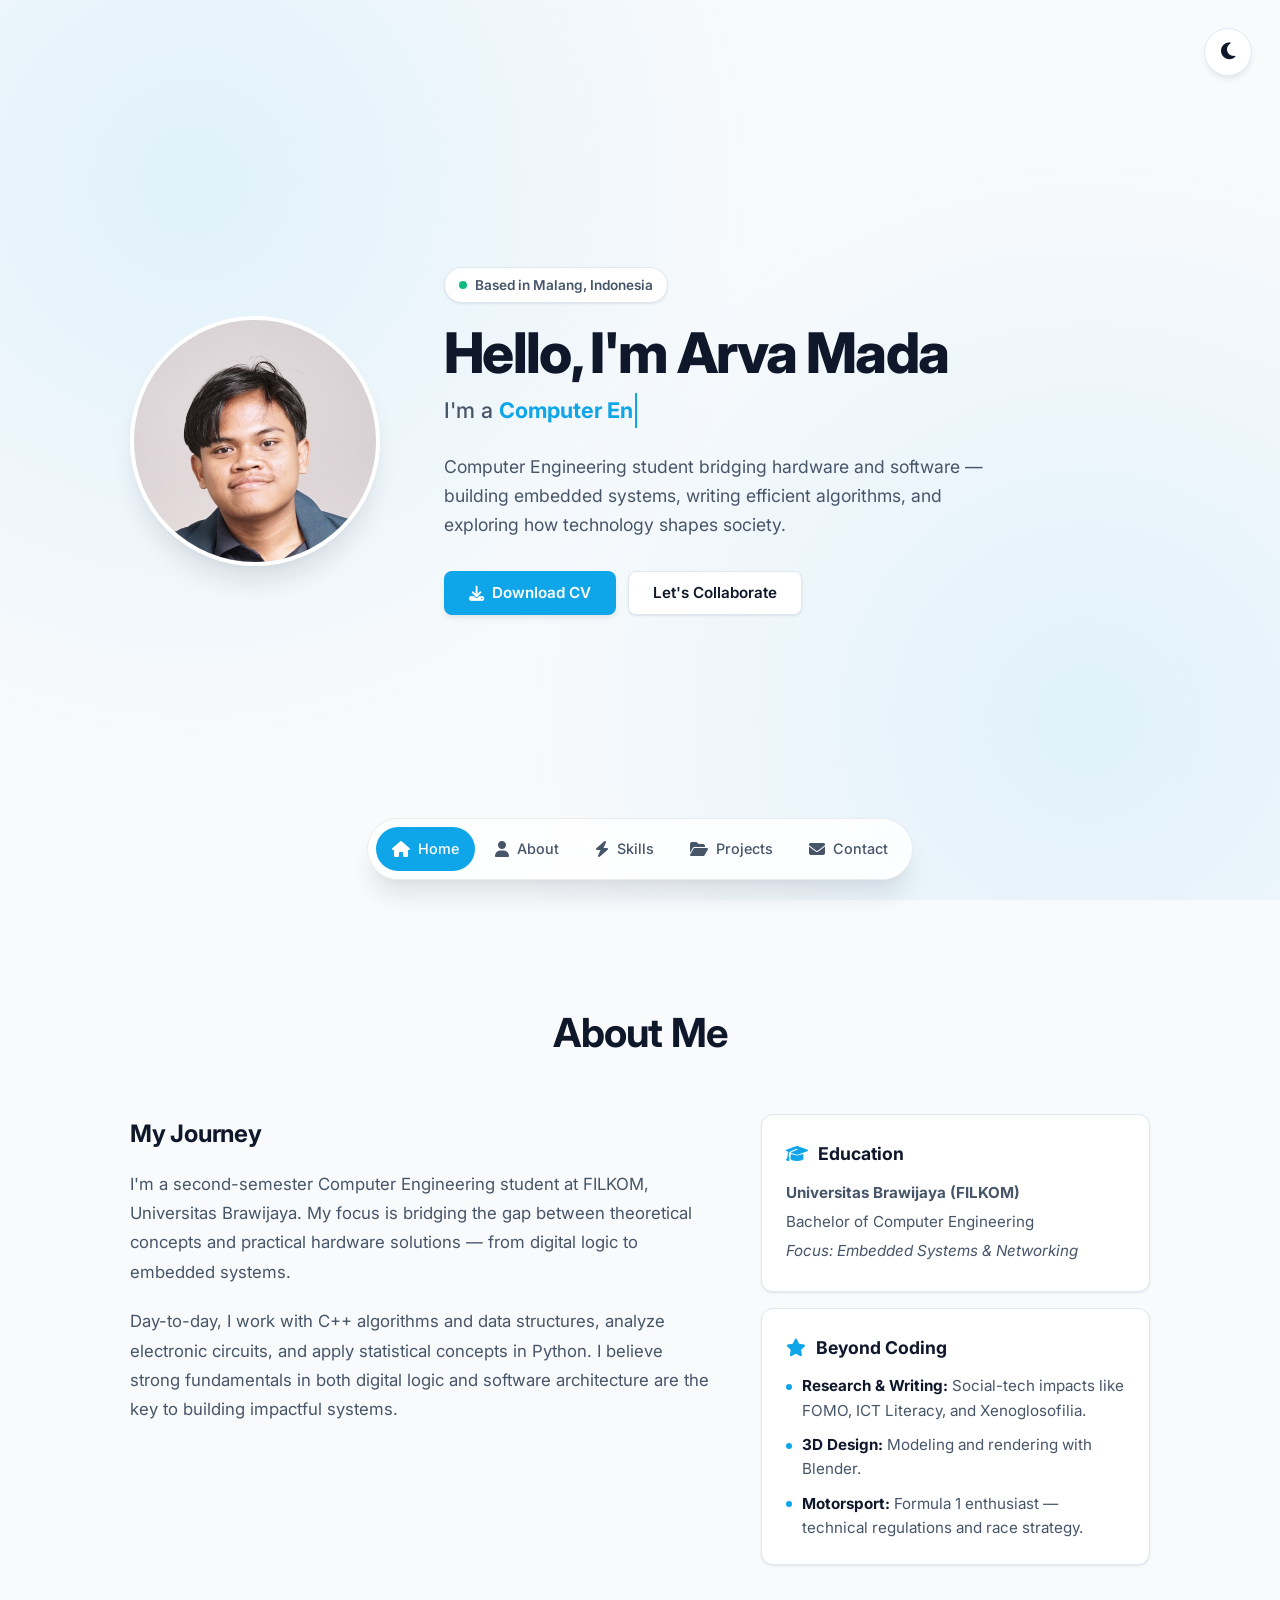
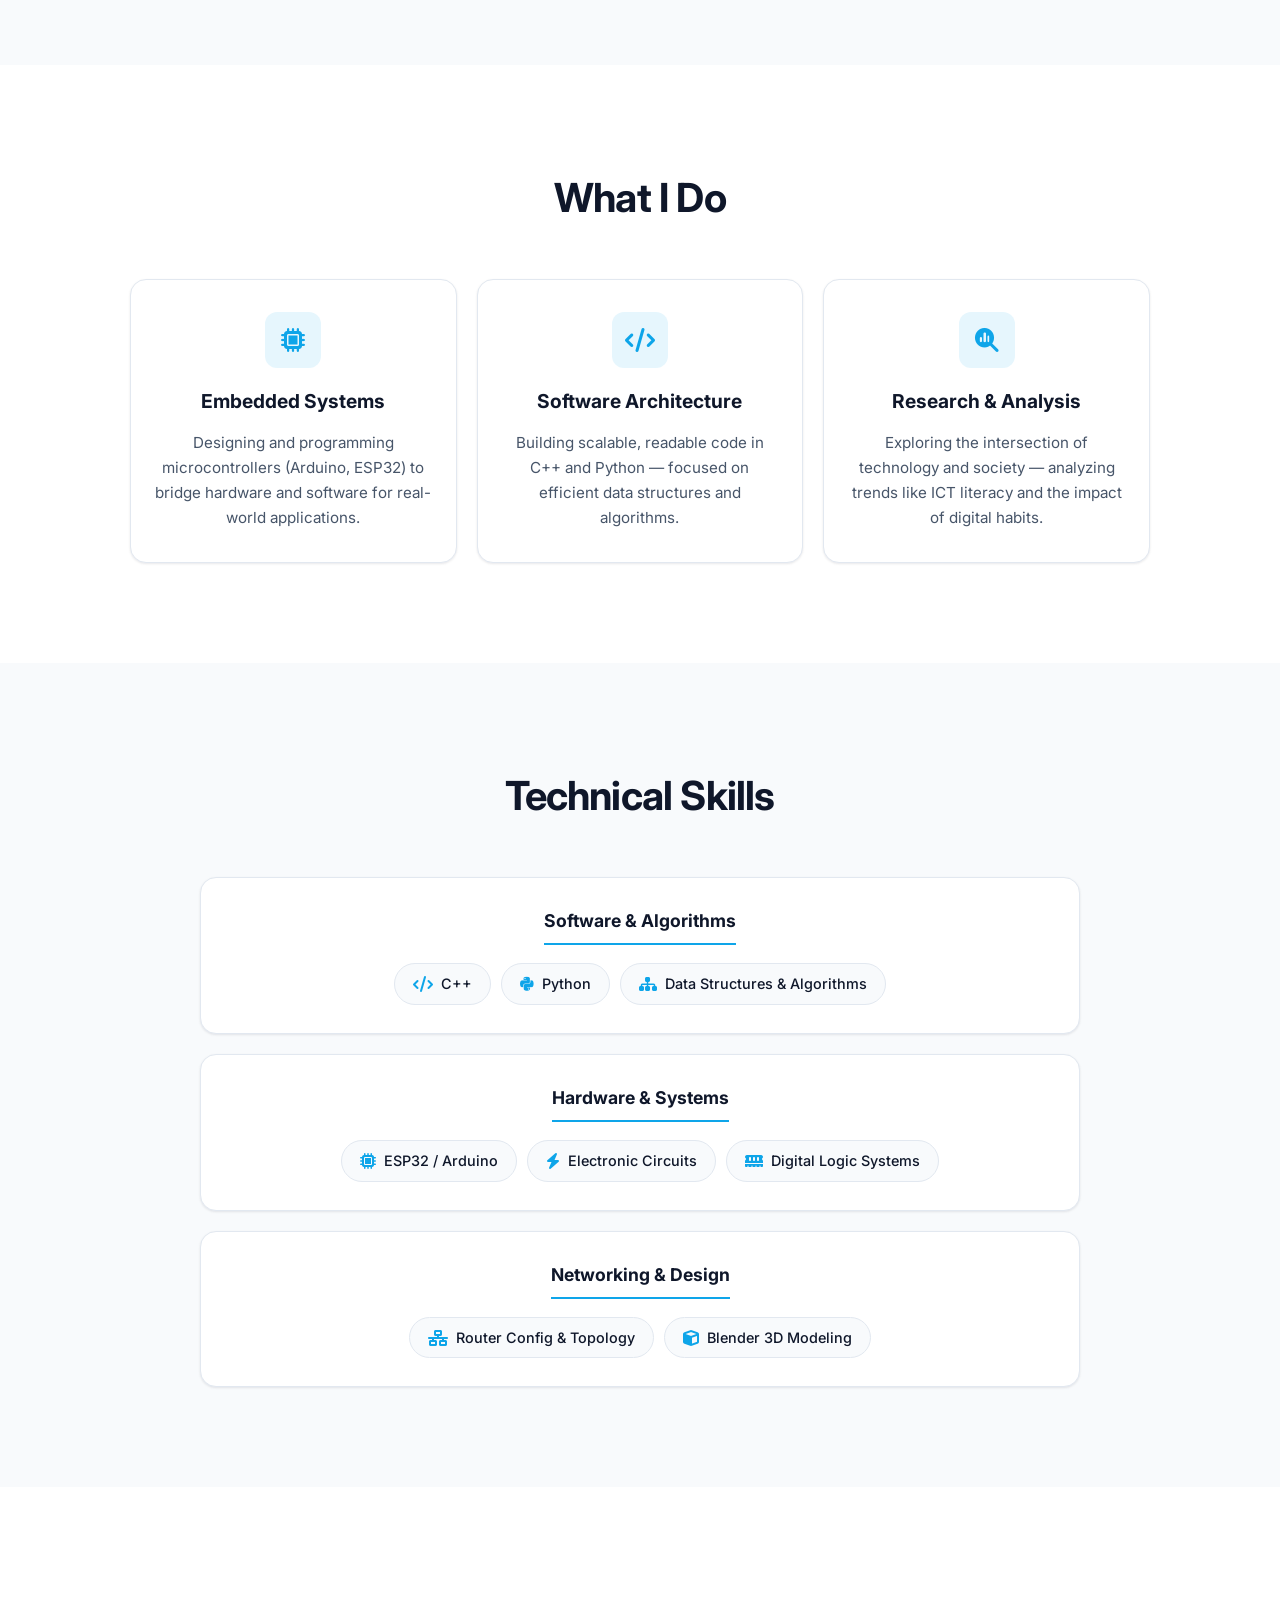
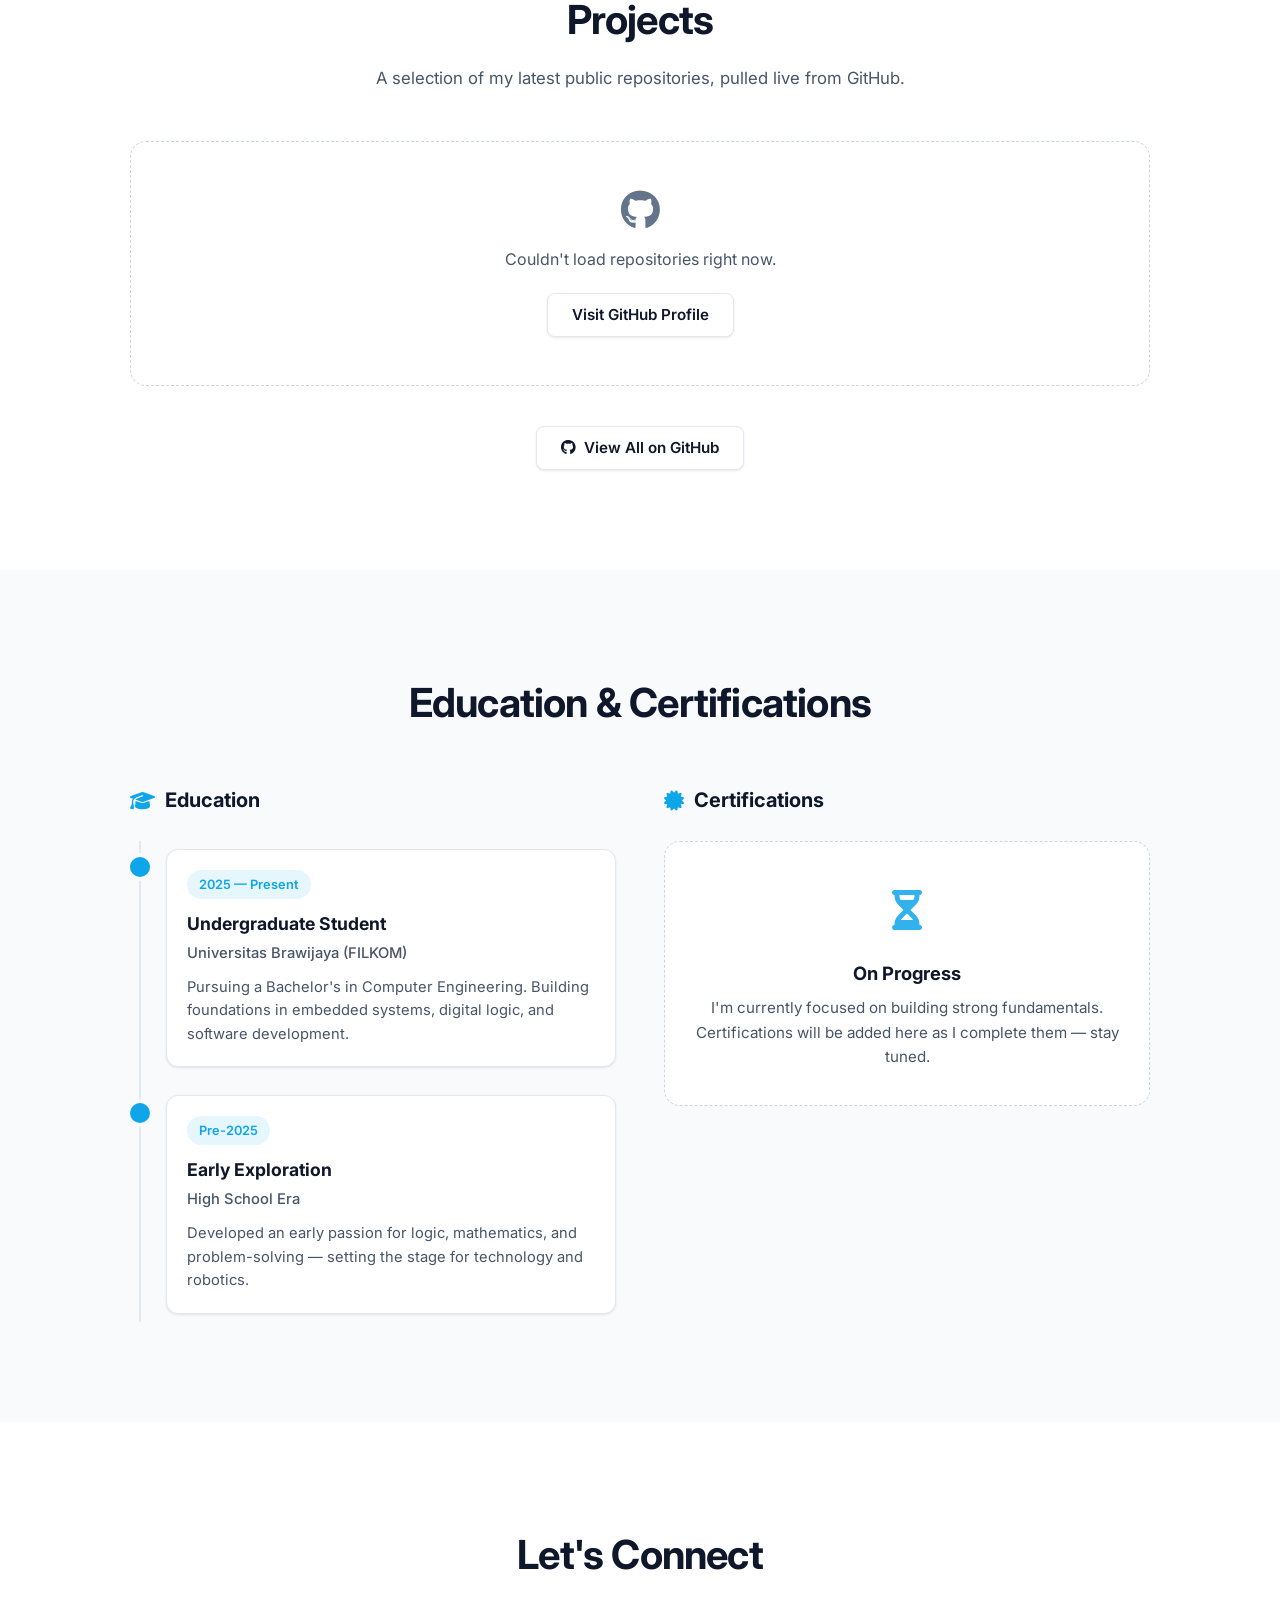
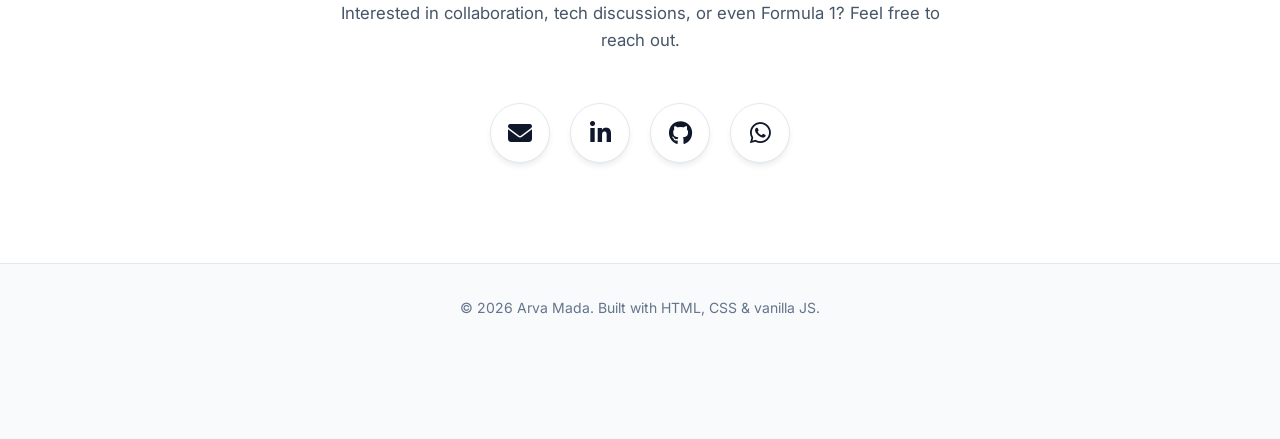
<file: .vscode/index.html>
<!DOCTYPE html>
<html lang="en">

<head>
    <meta charset="UTF-8">
    <meta name="viewport" content="width=device-width, initial-scale=1.0, viewport-fit=cover">
    <meta name="theme-color" content="#0ea5e9">
    <title>Arva Mada | Tech Portfolio</title>

    <meta name="description"
        content="Portfolio of Arva Mada - Computer Engineering Student, System Developer, and Robotics Enthusiast.">
    <meta name="keywords"
        content="Arva Mada, Computer Engineering, Universitas Brawijaya, FILKOM, System Developer, Robotics, Embedded Systems, Portfolio">
    <meta name="author" content="Arva Mada">

    <meta property="og:title" content="Arva Mada | Tech Portfolio">
    <meta property="og:description"
        content="Computer Engineering Student & System Developer. Bridging hardware and software.">
    <meta property="og:image" content="profile.jpg">
    <meta property="og:type" content="website">

    <link rel="icon"
        href="data:image/svg+xml,<svg xmlns=%22http://www.w3.org/2000/svg%22 viewBox=%220 0 100 100%22><text y=%22.9em%22 font-size=%2290%22>👨‍💻</text></svg>">

    <link rel="stylesheet" href="style.css">
    <link rel="preconnect" href="https://fonts.googleapis.com">
    <link rel="preconnect" href="https://fonts.gstatic.com" crossorigin>
    <link href="https://fonts.googleapis.com/css2?family=Inter:wght@300;400;500;600;700;800&display=swap"
        rel="stylesheet">
    <link rel="stylesheet" href="https://cdnjs.cloudflare.com/ajax/libs/font-awesome/6.4.0/css/all.min.css">
</head>

<body>

    <a href="#main" class="skip-link">Skip to main content</a>

    <button id="theme-toggle" class="theme-toggle-btn" aria-label="Switch to dark mode" aria-pressed="false">
        <i class="fa-solid fa-moon" aria-hidden="true"></i>
    </button>

    <main id="main">

        <header id="home" class="hero-section">
            <div class="container hero-wrapper">
                <div class="hero-image-column">
                    <img src="profile.jpg" alt="Portrait of Arva Mada" class="profile-photo">
                </div>
                <div class="hero-text-column">
                    <div class="status-badge">
                        <span class="status-dot" aria-hidden="true"></span>
                        Based in Malang, Indonesia
                    </div>
                    <h1>Hello, I'm Arva Mada</h1>
                    <h2 class="typing-container">
                        I'm a <span class="typing-text" aria-live="polite"></span><span class="cursor" aria-hidden="true">&nbsp;</span>
                    </h2>
                    <p>Computer Engineering student bridging hardware and software — building embedded systems,
                        writing efficient algorithms, and exploring how technology shapes society.</p>
                    <div class="hero-buttons">
                        <a href="cv-arvamada.pdf" target="_blank" rel="noopener" class="btn btn-primary">
                            <i class="fa-solid fa-download" aria-hidden="true"></i> Download CV
                        </a>
                        <a href="#contact" class="btn btn-secondary">Let's Collaborate</a>
                    </div>
                </div>
            </div>
        </header>

        <section id="about" class="section">
            <div class="container">
                <h2 class="section-title reveal">About Me</h2>
                <div class="about-grid">
                    <div class="about-text reveal">
                        <h3>My Journey</h3>
                        <p>I'm a second-semester Computer Engineering student at FILKOM, Universitas Brawijaya.
                            My focus is bridging the gap between theoretical concepts and practical hardware solutions
                            — from digital logic to embedded systems.</p>
                        <p>Day-to-day, I work with C++ algorithms and data structures, analyze electronic circuits,
                            and apply statistical concepts in Python. I believe strong fundamentals in both
                            digital logic and software architecture are the key to building impactful systems.</p>
                    </div>
                    <div class="about-details">
                        <div class="detail-box reveal" style="--delay: 0.1s;">
                            <h4><i class="fa-solid fa-graduation-cap" aria-hidden="true"></i> Education</h4>
                            <p><strong>Universitas Brawijaya (FILKOM)</strong></p>
                            <p class="text-sm">Bachelor of Computer Engineering</p>
                            <p class="text-sm"><em>Focus: Embedded Systems &amp; Networking</em></p>
                        </div>
                        <div class="detail-box reveal" style="--delay: 0.2s;">
                            <h4><i class="fa-solid fa-star" aria-hidden="true"></i> Beyond Coding</h4>
                            <ul class="interest-list">
                                <li><strong>Research &amp; Writing:</strong> Social-tech impacts like FOMO,
                                    ICT Literacy, and Xenoglosofilia.</li>
                                <li><strong>3D Design:</strong> Modeling and rendering with Blender.</li>
                                <li><strong>Motorsport:</strong> Formula 1 enthusiast — technical regulations
                                    and race strategy.</li>
                            </ul>
                        </div>
                    </div>
                </div>
            </div>
        </section>

        <section id="what-i-do" class="section bg-light">
            <div class="container">
                <h2 class="section-title reveal">What I Do</h2>
                <div class="what-i-do-grid">
                    <div class="service-card reveal" style="--delay: 0.1s;">
                        <div class="service-icon"><i class="fa-solid fa-microchip" aria-hidden="true"></i></div>
                        <h3>Embedded Systems</h3>
                        <p>Designing and programming microcontrollers (Arduino, ESP32) to bridge hardware
                            and software for real-world applications.</p>
                    </div>
                    <div class="service-card reveal" style="--delay: 0.2s;">
                        <div class="service-icon"><i class="fa-solid fa-code" aria-hidden="true"></i></div>
                        <h3>Software Architecture</h3>
                        <p>Building scalable, readable code in C++ and Python — focused on efficient data
                            structures and algorithms.</p>
                    </div>
                    <div class="service-card reveal" style="--delay: 0.3s;">
                        <div class="service-icon"><i class="fa-solid fa-magnifying-glass-chart" aria-hidden="true"></i></div>
                        <h3>Research &amp; Analysis</h3>
                        <p>Exploring the intersection of technology and society — analyzing trends like
                            ICT literacy and the impact of digital habits.</p>
                    </div>
                </div>
            </div>
        </section>

        <section id="skills" class="section">
            <div class="container">
                <h2 class="section-title reveal">Technical Skills</h2>
                <div class="skills-categories">
                    <div class="skill-category reveal" style="--delay: 0.1s;">
                        <h3>Software &amp; Algorithms</h3>
                        <div class="skills-flex">
                            <span class="skill-pill"><i class="fa-solid fa-code" aria-hidden="true"></i> C++</span>
                            <span class="skill-pill"><i class="fa-brands fa-python" aria-hidden="true"></i> Python</span>
                            <span class="skill-pill"><i class="fa-solid fa-sitemap" aria-hidden="true"></i> Data Structures &amp; Algorithms</span>
                        </div>
                    </div>
                    <div class="skill-category reveal" style="--delay: 0.2s;">
                        <h3>Hardware &amp; Systems</h3>
                        <div class="skills-flex">
                            <span class="skill-pill"><i class="fa-solid fa-microchip" aria-hidden="true"></i> ESP32 / Arduino</span>
                            <span class="skill-pill"><i class="fa-solid fa-bolt" aria-hidden="true"></i> Electronic Circuits</span>
                            <span class="skill-pill"><i class="fa-solid fa-memory" aria-hidden="true"></i> Digital Logic Systems</span>
                        </div>
                    </div>
                    <div class="skill-category reveal" style="--delay: 0.3s;">
                        <h3>Networking &amp; Design</h3>
                        <div class="skills-flex">
                            <span class="skill-pill"><i class="fa-solid fa-network-wired" aria-hidden="true"></i> Router Config &amp; Topology</span>
                            <span class="skill-pill"><i class="fa-solid fa-cube" aria-hidden="true"></i> Blender 3D Modeling</span>
                        </div>
                    </div>
                </div>
            </div>
        </section>

        <section id="projects" class="section bg-light">
            <div class="container">
                <h2 class="section-title reveal">Projects</h2>
                <p class="section-text reveal">A selection of my latest public repositories, pulled live from GitHub.</p>

                <div id="projects-grid" class="projects-grid reveal" aria-busy="true" aria-live="polite">
                    <div class="project-card project-skeleton" aria-hidden="true">
                        <div class="skeleton-line skeleton-title"></div>
                        <div class="skeleton-line"></div>
                        <div class="skeleton-line short"></div>
                    </div>
                    <div class="project-card project-skeleton" aria-hidden="true">
                        <div class="skeleton-line skeleton-title"></div>
                        <div class="skeleton-line"></div>
                        <div class="skeleton-line short"></div>
                    </div>
                    <div class="project-card project-skeleton" aria-hidden="true">
                        <div class="skeleton-line skeleton-title"></div>
                        <div class="skeleton-line"></div>
                        <div class="skeleton-line short"></div>
                    </div>
                </div>

                <div class="projects-cta reveal">
                    <a href="https://github.com/arvamadax" target="_blank" rel="noopener" class="btn btn-secondary">
                        <i class="fa-brands fa-github" aria-hidden="true"></i> View All on GitHub
                    </a>
                </div>
            </div>
        </section>

        <section id="education" class="section">
            <div class="container">
                <h2 class="section-title reveal">Education &amp; Certifications</h2>

                <div class="edu-cert-container">
                    <div class="timeline-column reveal" style="--delay: 0.1s;">
                        <h3 class="timeline-title"><i class="fa-solid fa-graduation-cap" aria-hidden="true"></i> Education</h3>
                        <div class="timeline">
                            <div class="timeline-item">
                                <div class="timeline-dot" aria-hidden="true"></div>
                                <div class="timeline-content">
                                    <span class="timeline-date">2025 — Present</span>
                                    <h4>Undergraduate Student</h4>
                                    <p class="timeline-org">Universitas Brawijaya (FILKOM)</p>
                                    <p>Pursuing a Bachelor's in Computer Engineering. Building foundations in
                                        embedded systems, digital logic, and software development.</p>
                                </div>
                            </div>
                            <div class="timeline-item">
                                <div class="timeline-dot" aria-hidden="true"></div>
                                <div class="timeline-content">
                                    <span class="timeline-date">Pre-2025</span>
                                    <h4>Early Exploration</h4>
                                    <p class="timeline-org">High School Era</p>
                                    <p>Developed an early passion for logic, mathematics, and problem-solving —
                                        setting the stage for technology and robotics.</p>
                                </div>
                            </div>
                        </div>
                    </div>

                    <div class="timeline-column reveal" style="--delay: 0.2s;">
                        <h3 class="timeline-title"><i class="fa-solid fa-certificate" aria-hidden="true"></i> Certifications</h3>
                        <div class="empty-state">
                            <div class="empty-icon" aria-hidden="true">
                                <i class="fa-solid fa-hourglass-half"></i>
                            </div>
                            <h4>On Progress</h4>
                            <p>I'm currently focused on building strong fundamentals. Certifications will be added
                                here as I complete them — stay tuned.</p>
                        </div>
                    </div>
                </div>
            </div>
        </section>

        <section id="contact" class="section bg-light">
            <div class="container">
                <h2 class="section-title reveal">Let's Connect</h2>
                <p class="section-text reveal">Interested in collaboration, tech discussions, or even Formula 1?
                    Feel free to reach out.</p>
                <div class="contact-links">
                    <a href="mailto:arvamadajl@gmail.com" class="contact-icon email" style="--delay: 0.1s;"
                        aria-label="Send email to Arva Mada">
                        <i class="fa-solid fa-envelope" aria-hidden="true"></i>
                    </a>
                    <a href="https://linkedin.com/in/arvamadax" target="_blank" rel="noopener"
                        class="contact-icon linkedin" style="--delay: 0.2s;" aria-label="LinkedIn profile">
                        <i class="fa-brands fa-linkedin-in" aria-hidden="true"></i>
                    </a>
                    <a href="https://github.com/arvamadax" target="_blank" rel="noopener"
                        class="contact-icon github" style="--delay: 0.3s;" aria-label="GitHub profile">
                        <i class="fa-brands fa-github" aria-hidden="true"></i>
                    </a>
                    <a href="https://wa.me/6281381374072" target="_blank" rel="noopener"
                        class="contact-icon whatsapp" style="--delay: 0.4s;" aria-label="WhatsApp">
                        <i class="fa-brands fa-whatsapp" aria-hidden="true"></i>
                    </a>
                </div>
            </div>
        </section>

        <footer class="site-footer">
            <div class="container">
                <p>&copy; <span id="footer-year"></span> Arva Mada. Built with HTML, CSS &amp; vanilla JS.</p>
            </div>
        </footer>

    </main>

    <nav class="dynamic-island-nav" aria-label="Section navigation">
        <a href="#home" class="nav-item nav-active" aria-label="Home">
            <i class="fa-solid fa-house" aria-hidden="true"></i>
            <span class="text">Home</span>
        </a>
        <a href="#about" class="nav-item" aria-label="About">
            <i class="fa-solid fa-user" aria-hidden="true"></i>
            <span class="text">About</span>
        </a>
        <a href="#skills" class="nav-item" aria-label="Skills">
            <i class="fa-solid fa-bolt" aria-hidden="true"></i>
            <span class="text">Skills</span>
        </a>
        <a href="#projects" class="nav-item" aria-label="Projects">
            <i class="fa-solid fa-folder-open" aria-hidden="true"></i>
            <span class="text">Projects</span>
        </a>
        <a href="#contact" class="nav-item" aria-label="Contact">
            <i class="fa-solid fa-envelope" aria-hidden="true"></i>
            <span class="text">Contact</span>
        </a>
    </nav>

    <script>
        // ---------- Theme Toggle ----------
        (function () {
            const btn = document.getElementById('theme-toggle');
            const icon = btn.querySelector('i');
            const root = document.body;

            const apply = (theme) => {
                const isDark = theme === 'dark';
                root.classList.toggle('dark-mode', isDark);
                icon.className = isDark ? 'fa-solid fa-sun' : 'fa-solid fa-moon';
                btn.setAttribute('aria-label', isDark ? 'Switch to light mode' : 'Switch to dark mode');
                btn.setAttribute('aria-pressed', String(isDark));
            };

            const stored = localStorage.getItem('theme');
            const prefersDark = window.matchMedia('(prefers-color-scheme: dark)').matches;
            apply(stored || (prefersDark ? 'dark' : 'light'));

            btn.addEventListener('click', () => {
                const next = root.classList.contains('dark-mode') ? 'light' : 'dark';
                localStorage.setItem('theme', next);
                apply(next);
            });
        })();

        // ---------- Typing Effect ----------
        (function () {
            const phrases = [
                "Computer Engineering Student",
                "System Developer",
                "Robotics Enthusiast",
                "3D Designer"
            ];
            const el = document.querySelector('.typing-text');
            if (!el) return;
            let i = 0, c = 0, deleting = false;

            const tick = () => {
                const word = phrases[i];
                el.textContent = word.substring(0, c);
                if (!deleting && c < word.length) {
                    c++;
                    setTimeout(tick, 80);
                } else if (deleting && c > 0) {
                    c--;
                    setTimeout(tick, 40);
                } else if (!deleting) {
                    deleting = true;
                    setTimeout(tick, 1800);
                } else {
                    deleting = false;
                    i = (i + 1) % phrases.length;
                    setTimeout(tick, 400);
                }
            };
            setTimeout(tick, 800);
        })();

        // ---------- Scroll Reveal ----------
        (function () {
            const reveals = document.querySelectorAll('.reveal');
            const obs = new IntersectionObserver((entries) => {
                entries.forEach(e => {
                    if (e.isIntersecting) {
                        e.target.classList.add('active');
                        obs.unobserve(e.target);
                    }
                });
            }, { threshold: 0.12, rootMargin: "0px 0px -40px 0px" });
            reveals.forEach(el => obs.observe(el));
        })();

        // ---------- Scroll-Spy Nav ----------
        (function () {
            const sections = document.querySelectorAll('main section, main header');
            const navLinks = document.querySelectorAll('.dynamic-island-nav .nav-item');
            const linkMap = new Map();
            navLinks.forEach(a => linkMap.set(a.getAttribute('href').slice(1), a));

            const setActive = (id) => {
                navLinks.forEach(a => a.classList.remove('nav-active'));
                const link = linkMap.get(id);
                if (link) link.classList.add('nav-active');
            };

            const obs = new IntersectionObserver((entries) => {
                entries.forEach(e => {
                    if (e.isIntersecting) setActive(e.target.id);
                });
            }, { rootMargin: "-45% 0px -45% 0px", threshold: 0 });

            sections.forEach(s => { if (s.id && linkMap.has(s.id)) obs.observe(s); });
        })();

        // ---------- GitHub Projects ----------
        (function () {
            const grid = document.getElementById('projects-grid');
            if (!grid) return;
            const USER = 'arvamadax';
            const MAX = 6;

            const langColors = {
                'C++': '#f34b7d', 'C': '#555555', 'Python': '#3572A5',
                'JavaScript': '#f1e05a', 'TypeScript': '#3178c6', 'HTML': '#e34c26',
                'CSS': '#563d7c', 'Java': '#b07219', 'Go': '#00ADD8',
                'Rust': '#dea584', 'Shell': '#89e051', 'Arduino': '#bd79d1'
            };

            const escape = (s) => String(s ?? '').replace(/[&<>"']/g, c => ({
                '&': '&amp;', '<': '&lt;', '>': '&gt;', '"': '&quot;', "'": '&#39;'
            }[c]));

            const fmtDate = (iso) => {
                try {
                    return new Date(iso).toLocaleDateString('en-US', { year: 'numeric', month: 'short' });
                } catch { return ''; }
            };

            const renderEmpty = (msg) => {
                grid.innerHTML = `
                    <div class="projects-empty">
                        <i class="fa-brands fa-github" aria-hidden="true"></i>
                        <p>${escape(msg)}</p>
                        <a href="https://github.com/${USER}" target="_blank" rel="noopener" class="btn btn-secondary">
                            Visit GitHub Profile
                        </a>
                    </div>`;
                grid.removeAttribute('aria-busy');
            };

            const renderRepos = (repos) => {
                if (!repos.length) {
                    renderEmpty("No public repositories yet — check back soon.");
                    return;
                }
                grid.innerHTML = repos.map(r => {
                    const lang = r.language || '—';
                    const color = langColors[lang] || '#94a3b8';
                    const desc = r.description || 'No description provided.';
                    return `
                        <a class="project-card" href="${escape(r.html_url)}" target="_blank" rel="noopener"
                           aria-label="${escape(r.name)} repository on GitHub">
                            <div class="project-card-head">
                                <i class="fa-solid fa-folder-open" aria-hidden="true"></i>
                                <h3>${escape(r.name)}</h3>
                            </div>
                            <p class="project-desc">${escape(desc)}</p>
                            <div class="project-meta">
                                <span class="project-lang">
                                    <span class="lang-dot" style="background:${color}"></span>${escape(lang)}
                                </span>
                                <span class="project-stat">
                                    <i class="fa-regular fa-star" aria-hidden="true"></i> ${r.stargazers_count}
                                </span>
                                <span class="project-stat">
                                    <i class="fa-solid fa-code-fork" aria-hidden="true"></i> ${r.forks_count}
                                </span>
                                <span class="project-stat project-updated">
                                    Updated ${escape(fmtDate(r.pushed_at))}
                                </span>
                            </div>
                        </a>`;
                }).join('');
                grid.removeAttribute('aria-busy');
            };

            fetch(`https://api.github.com/users/${USER}/repos?sort=updated&per_page=30`)
                .then(r => r.ok ? r.json() : Promise.reject(r.status))
                .then(data => {
                    const repos = data
                        .filter(r => !r.fork && !r.archived)
                        .sort((a, b) => (b.stargazers_count - a.stargazers_count) ||
                            (new Date(b.pushed_at) - new Date(a.pushed_at)))
                        .slice(0, MAX);
                    renderRepos(repos);
                })
                .catch(() => renderEmpty("Couldn't load repositories right now."));
        })();

        // ---------- Footer Year ----------
        document.getElementById('footer-year').textContent = new Date().getFullYear();
    </script>

</body>

</html>
</file>
<file: .vscode/style.css>
/* =========================================
   RESET & TOKENS
   ========================================= */
*,
*::before,
*::after {
    margin: 0;
    padding: 0;
    box-sizing: border-box;
}

html {
    scroll-behavior: smooth;
    scroll-padding-top: 80px;
    -webkit-text-size-adjust: 100%;
}

:root {
    --bg-main: #f8fafc;
    --bg-surface: #ffffff;
    --bg-elevated: #ffffff;
    --accent: #0ea5e9;
    --accent-strong: #0284c7;
    --accent-soft: rgba(14, 165, 233, 0.1);
    --text-primary: #0f172a;
    --text-secondary: #475569;
    --text-muted: #64748b;
    --border: #e2e8f0;
    --border-strong: #cbd5e1;

    --shadow-sm: 0 1px 2px rgba(15, 23, 42, 0.04), 0 1px 3px rgba(15, 23, 42, 0.06);
    --shadow-md: 0 4px 6px -1px rgba(15, 23, 42, 0.08), 0 2px 4px -2px rgba(15, 23, 42, 0.04);
    --shadow-lg: 0 10px 15px -3px rgba(15, 23, 42, 0.08), 0 4px 6px -4px rgba(15, 23, 42, 0.04);
    --shadow-xl: 0 20px 25px -5px rgba(15, 23, 42, 0.1), 0 8px 10px -6px rgba(15, 23, 42, 0.04);

    --radius-sm: 8px;
    --radius-md: 12px;
    --radius-lg: 16px;
    --radius-pill: 999px;

    --transition: 200ms cubic-bezier(0.4, 0, 0.2, 1);
    --transition-slow: 400ms cubic-bezier(0.4, 0, 0.2, 1);

    --nav-bg: rgba(255, 255, 255, 0.85);
    --nav-border: rgba(15, 23, 42, 0.08);
    --nav-text: #475569;
}

body.dark-mode {
    --bg-main: #0b1220;
    --bg-surface: #111827;
    --bg-elevated: #1e293b;
    --accent: #38bdf8;
    --accent-strong: #0ea5e9;
    --accent-soft: rgba(56, 189, 248, 0.12);
    --text-primary: #f1f5f9;
    --text-secondary: #cbd5e1;
    --text-muted: #94a3b8;
    --border: #1f2937;
    --border-strong: #334155;

    --shadow-sm: 0 1px 2px rgba(0, 0, 0, 0.3);
    --shadow-md: 0 4px 6px -1px rgba(0, 0, 0, 0.4);
    --shadow-lg: 0 10px 15px -3px rgba(0, 0, 0, 0.5);
    --shadow-xl: 0 20px 25px -5px rgba(0, 0, 0, 0.6);

    --nav-bg: rgba(17, 24, 39, 0.85);
    --nav-border: rgba(255, 255, 255, 0.08);
    --nav-text: #cbd5e1;
}

body {
    font-family: 'Inter', system-ui, -apple-system, sans-serif;
    background-color: var(--bg-main);
    color: var(--text-primary);
    line-height: 1.65;
    -webkit-font-smoothing: antialiased;
    -moz-osx-font-smoothing: grayscale;
    transition: background-color var(--transition-slow), color var(--transition-slow);
    min-height: 100vh;
    overflow-x: hidden;
}

img {
    max-width: 100%;
    height: auto;
    display: block;
}

a {
    color: inherit;
    text-decoration: none;
}

::selection {
    background: var(--accent);
    color: #fff;
}

/* Custom scrollbar */
::-webkit-scrollbar {
    width: 10px;
    height: 10px;
}

::-webkit-scrollbar-track {
    background: transparent;
}

::-webkit-scrollbar-thumb {
    background: var(--border-strong);
    border-radius: var(--radius-pill);
    border: 2px solid var(--bg-main);
}

::-webkit-scrollbar-thumb:hover {
    background: var(--text-muted);
}

/* Skip link */
.skip-link {
    position: absolute;
    left: -9999px;
    top: 0;
    background: var(--accent);
    color: #fff;
    padding: 12px 20px;
    z-index: 10000;
    border-radius: 0 0 var(--radius-md) 0;
}

.skip-link:focus {
    left: 0;
}

:focus-visible {
    outline: 3px solid var(--accent);
    outline-offset: 3px;
    border-radius: 4px;
}

@media (prefers-reduced-motion: reduce) {

    *,
    *::before,
    *::after {
        animation-duration: 0.01ms !important;
        animation-iteration-count: 1 !important;
        transition-duration: 0.01ms !important;
        scroll-behavior: auto !important;
    }
}

/* =========================================
   LAYOUT PRIMITIVES
   ========================================= */
.container {
    width: 100%;
    max-width: 1100px;
    margin: 0 auto;
    padding: 0 clamp(20px, 5vw, 40px);
}

.section {
    padding: clamp(60px, 10vw, 100px) 0;
}

.bg-light {
    background-color: var(--bg-surface);
}

body.dark-mode .bg-light {
    background-color: #0e1729;
}

.section-title {
    text-align: center;
    font-size: clamp(1.75rem, 4vw, 2.5rem);
    font-weight: 700;
    letter-spacing: -0.02em;
    margin-bottom: 0.75rem;
    color: var(--text-primary);
}

.section-text {
    text-align: center;
    max-width: 640px;
    margin: 0 auto 3rem;
    color: var(--text-secondary);
    font-size: 1.05rem;
}

.section > .container > .section-title {
    margin-bottom: 3rem;
}

.section > .container > .section-title + .section-text {
    margin-top: -2.25rem;
    margin-bottom: 3rem;
}

/* Reveal animation */
.reveal {
    opacity: 0;
    transform: translateY(24px);
    transition: opacity 0.7s cubic-bezier(0.165, 0.84, 0.44, 1),
        transform 0.7s cubic-bezier(0.165, 0.84, 0.44, 1);
}

.reveal.active {
    opacity: 1;
    transform: translateY(0);
}

.reveal[style*="--delay"] {
    transition-delay: var(--delay);
}

/* =========================================
   HERO
   ========================================= */
.hero-section {
    min-height: 100vh;
    min-height: 100dvh;
    display: flex;
    align-items: center;
    padding: clamp(80px, 12vh, 120px) 0 clamp(100px, 14vh, 140px);
    position: relative;
}

.hero-section::before {
    content: '';
    position: absolute;
    inset: 0;
    background:
        radial-gradient(circle at 15% 20%, var(--accent-soft) 0%, transparent 45%),
        radial-gradient(circle at 85% 80%, var(--accent-soft) 0%, transparent 45%);
    pointer-events: none;
    z-index: 0;
}

.hero-wrapper {
    display: flex;
    align-items: center;
    gap: clamp(32px, 6vw, 64px);
    position: relative;
    z-index: 1;
}

.hero-image-column {
    flex-shrink: 0;
}

.profile-photo {
    width: clamp(160px, 22vw, 250px);
    height: clamp(160px, 22vw, 250px);
    object-fit: cover;
    border-radius: 50%;
    border: 4px solid var(--bg-surface);
    box-shadow: var(--shadow-xl);
    transition: transform var(--transition-slow);
}

.profile-photo:hover {
    transform: scale(1.03);
}

.hero-text-column {
    flex: 1;
    min-width: 0;
}

.hero-text-column h1 {
    font-size: clamp(2rem, 5.5vw, 3.5rem);
    font-weight: 800;
    letter-spacing: -0.03em;
    line-height: 1.1;
    margin-bottom: 0.5rem;
    color: var(--text-primary);
}

.hero-text-column p {
    font-size: clamp(1rem, 1.5vw, 1.1rem);
    color: var(--text-secondary);
    margin-bottom: 2rem;
    max-width: 560px;
}

.status-badge {
    display: inline-flex;
    align-items: center;
    gap: 8px;
    padding: 6px 14px;
    background-color: var(--bg-surface);
    border: 1px solid var(--border);
    border-radius: var(--radius-pill);
    font-size: 0.85rem;
    font-weight: 600;
    color: var(--text-secondary);
    margin-bottom: 1.25rem;
    box-shadow: var(--shadow-sm);
    transition: var(--transition);
}

.status-badge:hover {
    border-color: #10B981;
}

.status-dot {
    width: 8px;
    height: 8px;
    background-color: #10B981;
    border-radius: 50%;
    animation: pulseDot 2s infinite;
    flex-shrink: 0;
}

@keyframes pulseDot {
    0% {
        box-shadow: 0 0 0 0 rgba(16, 185, 129, 0.5);
    }

    70% {
        box-shadow: 0 0 0 8px rgba(16, 185, 129, 0);
    }

    100% {
        box-shadow: 0 0 0 0 rgba(16, 185, 129, 0);
    }
}

.typing-container {
    font-size: clamp(1.05rem, 2vw, 1.35rem);
    font-weight: 500;
    margin-bottom: 1rem;
    color: var(--text-secondary);
    min-height: 2em;
}

.typing-text {
    color: var(--accent);
    font-weight: 700;
}

.cursor {
    display: inline-block;
    width: 2px;
    background-color: var(--accent);
    margin-left: 2px;
    animation: blink 1s infinite;
}

@keyframes blink {
    0%, 100% { opacity: 1; }
    50% { opacity: 0; }
}

/* =========================================
   BUTTONS
   ========================================= */
.hero-buttons {
    display: flex;
    gap: 0.75rem;
    flex-wrap: wrap;
}

.btn {
    display: inline-flex;
    align-items: center;
    justify-content: center;
    gap: 8px;
    padding: 0.75rem 1.5rem;
    border-radius: var(--radius-sm);
    font-weight: 600;
    font-size: 0.95rem;
    transition: var(--transition);
    cursor: pointer;
    border: 1px solid transparent;
    white-space: nowrap;
    line-height: 1.2;
}

.btn-primary {
    background-color: var(--accent);
    color: #ffffff;
    box-shadow: var(--shadow-md);
}

.btn-primary:hover {
    transform: translateY(-2px);
    box-shadow: var(--shadow-lg);
    background-color: var(--accent-strong);
}

.btn-secondary {
    background-color: var(--bg-surface);
    color: var(--text-primary);
    border-color: var(--border);
    box-shadow: var(--shadow-sm);
}

.btn-secondary:hover {
    transform: translateY(-2px);
    border-color: var(--accent);
    color: var(--accent);
    box-shadow: var(--shadow-md);
}

/* =========================================
   ABOUT
   ========================================= */
.about-grid {
    display: grid;
    grid-template-columns: 1.2fr 0.8fr;
    gap: clamp(24px, 4vw, 48px);
    align-items: start;
}

.about-text h3 {
    font-size: 1.5rem;
    font-weight: 700;
    color: var(--text-primary);
    margin-bottom: 1rem;
    letter-spacing: -0.01em;
}

.about-text p {
    color: var(--text-secondary);
    font-size: 1.05rem;
    margin-bottom: 1.25rem;
    line-height: 1.75;
}

.about-text p:last-child {
    margin-bottom: 0;
}

.detail-box {
    background-color: var(--bg-surface);
    padding: 24px;
    border-radius: var(--radius-md);
    border: 1px solid var(--border);
    box-shadow: var(--shadow-sm);
    margin-bottom: 16px;
    transition: var(--transition);
}

.detail-box:last-child {
    margin-bottom: 0;
}

.detail-box:hover {
    box-shadow: var(--shadow-md);
    border-color: var(--accent);
    transform: translateY(-2px);
}

.detail-box h4 {
    color: var(--text-primary);
    font-size: 1.1rem;
    margin-bottom: 12px;
    display: flex;
    align-items: center;
    gap: 10px;
    font-weight: 700;
}

.detail-box h4 i {
    color: var(--accent);
}

.detail-box p {
    color: var(--text-secondary);
    margin-bottom: 4px;
    font-size: 0.95rem;
}

.text-sm {
    font-size: 0.875rem;
}

.interest-list {
    list-style: none;
    margin-top: 8px;
}

.interest-list li {
    color: var(--text-secondary);
    font-size: 0.95rem;
    margin-bottom: 10px;
    padding-left: 16px;
    position: relative;
    line-height: 1.6;
}

.interest-list li:last-child {
    margin-bottom: 0;
}

.interest-list li::before {
    content: "";
    position: absolute;
    left: 0;
    top: 0.65em;
    width: 6px;
    height: 6px;
    background: var(--accent);
    border-radius: 50%;
}

.interest-list li strong {
    color: var(--text-primary);
}

/* =========================================
   WHAT I DO
   ========================================= */
.what-i-do-grid {
    display: grid;
    grid-template-columns: repeat(auto-fit, minmax(260px, 1fr));
    gap: 20px;
}

.service-card {
    background-color: var(--bg-elevated);
    border: 1px solid var(--border);
    border-radius: var(--radius-lg);
    padding: 32px 24px;
    text-align: center;
    box-shadow: var(--shadow-sm);
    transition: var(--transition);
}

body.dark-mode .service-card {
    background-color: var(--bg-elevated);
}

.service-card:hover {
    transform: translateY(-6px);
    box-shadow: var(--shadow-lg);
    border-color: var(--accent);
}

.service-icon {
    display: inline-flex;
    align-items: center;
    justify-content: center;
    width: 56px;
    height: 56px;
    border-radius: var(--radius-md);
    background: var(--accent-soft);
    color: var(--accent);
    font-size: 1.5rem;
    margin-bottom: 18px;
}

.service-card h3 {
    font-size: 1.2rem;
    font-weight: 700;
    color: var(--text-primary);
    margin-bottom: 12px;
}

.service-card p {
    color: var(--text-secondary);
    font-size: 0.95rem;
    line-height: 1.65;
}

/* =========================================
   SKILLS
   ========================================= */
.skills-categories {
    display: flex;
    flex-direction: column;
    gap: 20px;
    max-width: 880px;
    margin: 0 auto;
}

.skill-category {
    background-color: var(--bg-surface);
    padding: 28px;
    border-radius: var(--radius-lg);
    box-shadow: var(--shadow-sm);
    border: 1px solid var(--border);
    transition: var(--transition);
    text-align: center;
}

.skill-category:hover {
    box-shadow: var(--shadow-md);
    border-color: var(--accent);
}

.skill-category h3 {
    font-size: 1.1rem;
    font-weight: 700;
    color: var(--text-primary);
    margin-bottom: 18px;
    display: inline-block;
    padding-bottom: 8px;
    border-bottom: 2px solid var(--accent);
}

.skills-flex {
    display: flex;
    flex-wrap: wrap;
    gap: 10px;
    justify-content: center;
}

.skill-pill {
    display: inline-flex;
    align-items: center;
    gap: 8px;
    padding: 8px 18px;
    background-color: var(--bg-main);
    border: 1px solid var(--border);
    border-radius: var(--radius-pill);
    font-weight: 500;
    color: var(--text-primary);
    transition: var(--transition);
    font-size: 0.9rem;
}

.skill-pill i {
    color: var(--accent);
    font-size: 1rem;
    transition: var(--transition);
}

.skill-pill:hover {
    background-color: var(--accent);
    color: #ffffff;
    border-color: var(--accent);
    transform: translateY(-2px);
}

.skill-pill:hover i {
    color: #ffffff;
}

body.dark-mode .skill-pill {
    background-color: var(--bg-main);
    border-color: var(--border-strong);
}

/* =========================================
   PROJECTS (GitHub)
   ========================================= */
.projects-grid {
    display: grid;
    grid-template-columns: repeat(auto-fill, minmax(280px, 1fr));
    gap: 20px;
    margin-bottom: 2.5rem;
}

.project-card {
    display: flex;
    flex-direction: column;
    background-color: var(--bg-surface);
    border: 1px solid var(--border);
    border-radius: var(--radius-md);
    padding: 22px;
    box-shadow: var(--shadow-sm);
    transition: var(--transition);
    text-decoration: none;
    color: inherit;
    height: 100%;
}

.project-card:hover {
    transform: translateY(-4px);
    box-shadow: var(--shadow-lg);
    border-color: var(--accent);
}

.project-card-head {
    display: flex;
    align-items: center;
    gap: 10px;
    margin-bottom: 12px;
}

.project-card-head i {
    color: var(--accent);
    font-size: 1.1rem;
    flex-shrink: 0;
}

.project-card-head h3 {
    font-size: 1.05rem;
    font-weight: 700;
    color: var(--accent);
    margin: 0;
    overflow: hidden;
    text-overflow: ellipsis;
    white-space: nowrap;
}

.project-desc {
    color: var(--text-secondary);
    font-size: 0.9rem;
    line-height: 1.55;
    margin-bottom: 16px;
    flex: 1;
    display: -webkit-box;
    -webkit-line-clamp: 3;
    -webkit-box-orient: vertical;
    overflow: hidden;
}

.project-meta {
    display: flex;
    align-items: center;
    gap: 14px;
    flex-wrap: wrap;
    font-size: 0.8rem;
    color: var(--text-muted);
}

.project-lang {
    display: inline-flex;
    align-items: center;
    gap: 6px;
}

.lang-dot {
    width: 10px;
    height: 10px;
    border-radius: 50%;
    display: inline-block;
}

.project-stat {
    display: inline-flex;
    align-items: center;
    gap: 4px;
}

.project-updated {
    margin-left: auto;
}

.projects-cta {
    text-align: center;
}

/* Skeleton */
.project-skeleton {
    pointer-events: none;
}

.skeleton-line {
    height: 12px;
    border-radius: 4px;
    background: linear-gradient(90deg, var(--border) 0%, var(--border-strong) 50%, var(--border) 100%);
    background-size: 200% 100%;
    animation: shimmer 1.4s infinite;
    margin-bottom: 10px;
}

.skeleton-title {
    height: 18px;
    width: 60%;
    margin-bottom: 16px;
}

.skeleton-line.short {
    width: 70%;
}

@keyframes shimmer {
    0% { background-position: 200% 0; }
    100% { background-position: -200% 0; }
}

.projects-empty {
    grid-column: 1 / -1;
    text-align: center;
    padding: 48px 24px;
    background-color: var(--bg-surface);
    border: 1px dashed var(--border-strong);
    border-radius: var(--radius-lg);
}

.projects-empty i {
    font-size: 2.5rem;
    color: var(--text-muted);
    margin-bottom: 16px;
}

.projects-empty p {
    color: var(--text-secondary);
    margin-bottom: 20px;
    font-size: 1rem;
}

/* =========================================
   EDUCATION & CERTIFICATIONS
   ========================================= */
.edu-cert-container {
    display: grid;
    grid-template-columns: 1fr;
    gap: 32px;
}

@media (min-width: 850px) {
    .edu-cert-container {
        grid-template-columns: 1fr 1fr;
        gap: 48px;
    }
}

.timeline-title {
    font-size: 1.25rem;
    color: var(--text-primary);
    margin-bottom: 24px;
    display: flex;
    align-items: center;
    gap: 10px;
    font-weight: 700;
}

.timeline-title i {
    color: var(--accent);
}

.timeline {
    position: relative;
    padding: 8px 0;
}

.timeline::before {
    content: '';
    position: absolute;
    top: 0;
    bottom: 0;
    left: 9px;
    width: 2px;
    background: var(--border);
}

.timeline-item {
    position: relative;
    margin-bottom: 28px;
    padding-left: 36px;
}

.timeline-item:last-child {
    margin-bottom: 0;
}

.timeline-dot {
    position: absolute;
    left: 0;
    top: 8px;
    width: 20px;
    height: 20px;
    background: var(--accent);
    border-radius: 50%;
    box-shadow: 0 0 0 4px var(--bg-main);
    transition: var(--transition);
}

.bg-light .timeline-dot {
    box-shadow: 0 0 0 4px var(--bg-surface);
}

.timeline-item:hover .timeline-dot {
    transform: scale(1.2);
}

.timeline-content {
    background: var(--bg-surface);
    padding: 20px;
    border-radius: var(--radius-md);
    border: 1px solid var(--border);
    box-shadow: var(--shadow-sm);
    transition: var(--transition);
}

.timeline-content:hover {
    box-shadow: var(--shadow-md);
    border-color: var(--accent);
}

.timeline-date {
    display: inline-block;
    padding: 4px 12px;
    background: var(--accent-soft);
    color: var(--accent);
    border-radius: var(--radius-pill);
    font-size: 0.8rem;
    font-weight: 600;
    margin-bottom: 10px;
}

.timeline-content h4 {
    font-size: 1.1rem;
    font-weight: 700;
    color: var(--text-primary);
    margin-bottom: 4px;
}

.timeline-org {
    font-size: 0.95rem;
    color: var(--text-secondary);
    font-weight: 500;
    margin-bottom: 10px !important;
}

.timeline-content p {
    color: var(--text-secondary);
    font-size: 0.92rem;
    line-height: 1.6;
}

/* Empty state */
.empty-state {
    background: var(--bg-surface);
    border: 1px dashed var(--border-strong);
    border-radius: var(--radius-lg);
    padding: 36px 24px;
    text-align: center;
}

.empty-icon {
    font-size: 2.5rem;
    color: var(--accent);
    margin-bottom: 14px;
    opacity: 0.85;
}

.empty-state h4 {
    font-size: 1.15rem;
    font-weight: 700;
    color: var(--text-primary);
    margin-bottom: 8px;
}

.empty-state p {
    color: var(--text-secondary);
    font-size: 0.95rem;
    line-height: 1.6;
}

/* =========================================
   CONTACT
   ========================================= */
.contact-links {
    display: flex;
    justify-content: center;
    gap: 20px;
    flex-wrap: wrap;
    margin-top: 2rem;
}

.contact-icon {
    display: flex;
    align-items: center;
    justify-content: center;
    width: 60px;
    height: 60px;
    background-color: var(--bg-surface);
    color: var(--text-primary);
    border-radius: 50%;
    font-size: 1.5rem;
    box-shadow: var(--shadow-md);
    border: 1px solid var(--border);
    transition: var(--transition);
}

.contact-icon:hover {
    transform: translateY(-4px);
    color: #ffffff;
    border-color: transparent;
    box-shadow: var(--shadow-lg);
}

.contact-icon.email:hover { background-color: #EA4335; }
.contact-icon.linkedin:hover { background-color: #0A66C2; }
.contact-icon.github:hover { background-color: #24292F; }
.contact-icon.whatsapp:hover { background-color: #25D366; }

/* =========================================
   FOOTER
   ========================================= */
.site-footer {
    padding: 32px 0 calc(120px + env(safe-area-inset-bottom));
    text-align: center;
    border-top: 1px solid var(--border);
    color: var(--text-muted);
    font-size: 0.875rem;
}

/* =========================================
   DYNAMIC ISLAND NAV
   ========================================= */
.dynamic-island-nav {
    position: fixed;
    bottom: calc(20px + env(safe-area-inset-bottom));
    left: 50%;
    transform: translateX(-50%);
    background-color: var(--nav-bg);
    backdrop-filter: blur(20px) saturate(180%);
    -webkit-backdrop-filter: blur(20px) saturate(180%);
    padding: 8px;
    border-radius: var(--radius-pill);
    display: flex;
    gap: 4px;
    align-items: center;
    z-index: 999;
    box-shadow: var(--shadow-xl);
    border: 1px solid var(--nav-border);
    transition: background-color var(--transition-slow), border-color var(--transition-slow);
    max-width: calc(100vw - 24px);
}

.nav-item {
    display: flex;
    align-items: center;
    gap: 8px;
    padding: 10px 14px;
    border-radius: var(--radius-pill);
    color: var(--nav-text);
    font-weight: 500;
    font-size: 0.9rem;
    transition: var(--transition);
    min-height: 40px;
}

.nav-item i {
    font-size: 1rem;
    flex-shrink: 0;
}

.nav-item .text {
    display: none;
}

.nav-item:hover {
    color: var(--accent);
    background-color: var(--accent-soft);
}

.nav-item.nav-active {
    color: #ffffff;
    background-color: var(--accent);
}

.nav-item.nav-active:hover {
    color: #ffffff;
    background-color: var(--accent-strong);
}

@media (min-width: 640px) {
    .nav-item .text {
        display: inline;
    }

    .nav-item {
        padding: 10px 16px;
    }
}

/* =========================================
   THEME TOGGLE
   ========================================= */
.theme-toggle-btn {
    position: fixed;
    top: 20px;
    right: 20px;
    background-color: var(--bg-surface);
    color: var(--text-primary);
    border: 1px solid var(--border);
    border-radius: 50%;
    width: 44px;
    height: 44px;
    display: inline-flex;
    align-items: center;
    justify-content: center;
    font-size: 1.1rem;
    cursor: pointer;
    box-shadow: var(--shadow-md);
    z-index: 1000;
    transition: var(--transition);
}

.theme-toggle-btn:hover {
    transform: rotate(15deg) scale(1.05);
    border-color: var(--accent);
    color: var(--accent);
}

@media (min-width: 768px) {
    .theme-toggle-btn {
        width: 48px;
        height: 48px;
        font-size: 1.2rem;
        top: 28px;
        right: 28px;
    }
}

/* =========================================
   RESPONSIVE
   ========================================= */
@media (max-width: 768px) {
    .hero-section {
        text-align: center;
    }

    .hero-wrapper {
        flex-direction: column;
        gap: 24px;
    }

    .hero-text-column {
        text-align: center;
    }

    .hero-text-column p {
        margin-left: auto;
        margin-right: auto;
    }

    .hero-buttons {
        justify-content: center;
    }

    .status-badge {
        margin-left: auto;
        margin-right: auto;
    }

    .about-grid {
        grid-template-columns: 1fr;
    }

    .projects-grid {
        grid-template-columns: 1fr;
    }
}

@media (max-width: 480px) {
    .nav-item {
        padding: 10px 12px;
        font-size: 0.85rem;
    }

    .dynamic-island-nav {
        gap: 2px;
        padding: 6px;
    }

    .skill-pill {
        font-size: 0.85rem;
        padding: 7px 14px;
    }

    .contact-icon {
        width: 54px;
        height: 54px;
        font-size: 1.35rem;
    }
}
</file>
